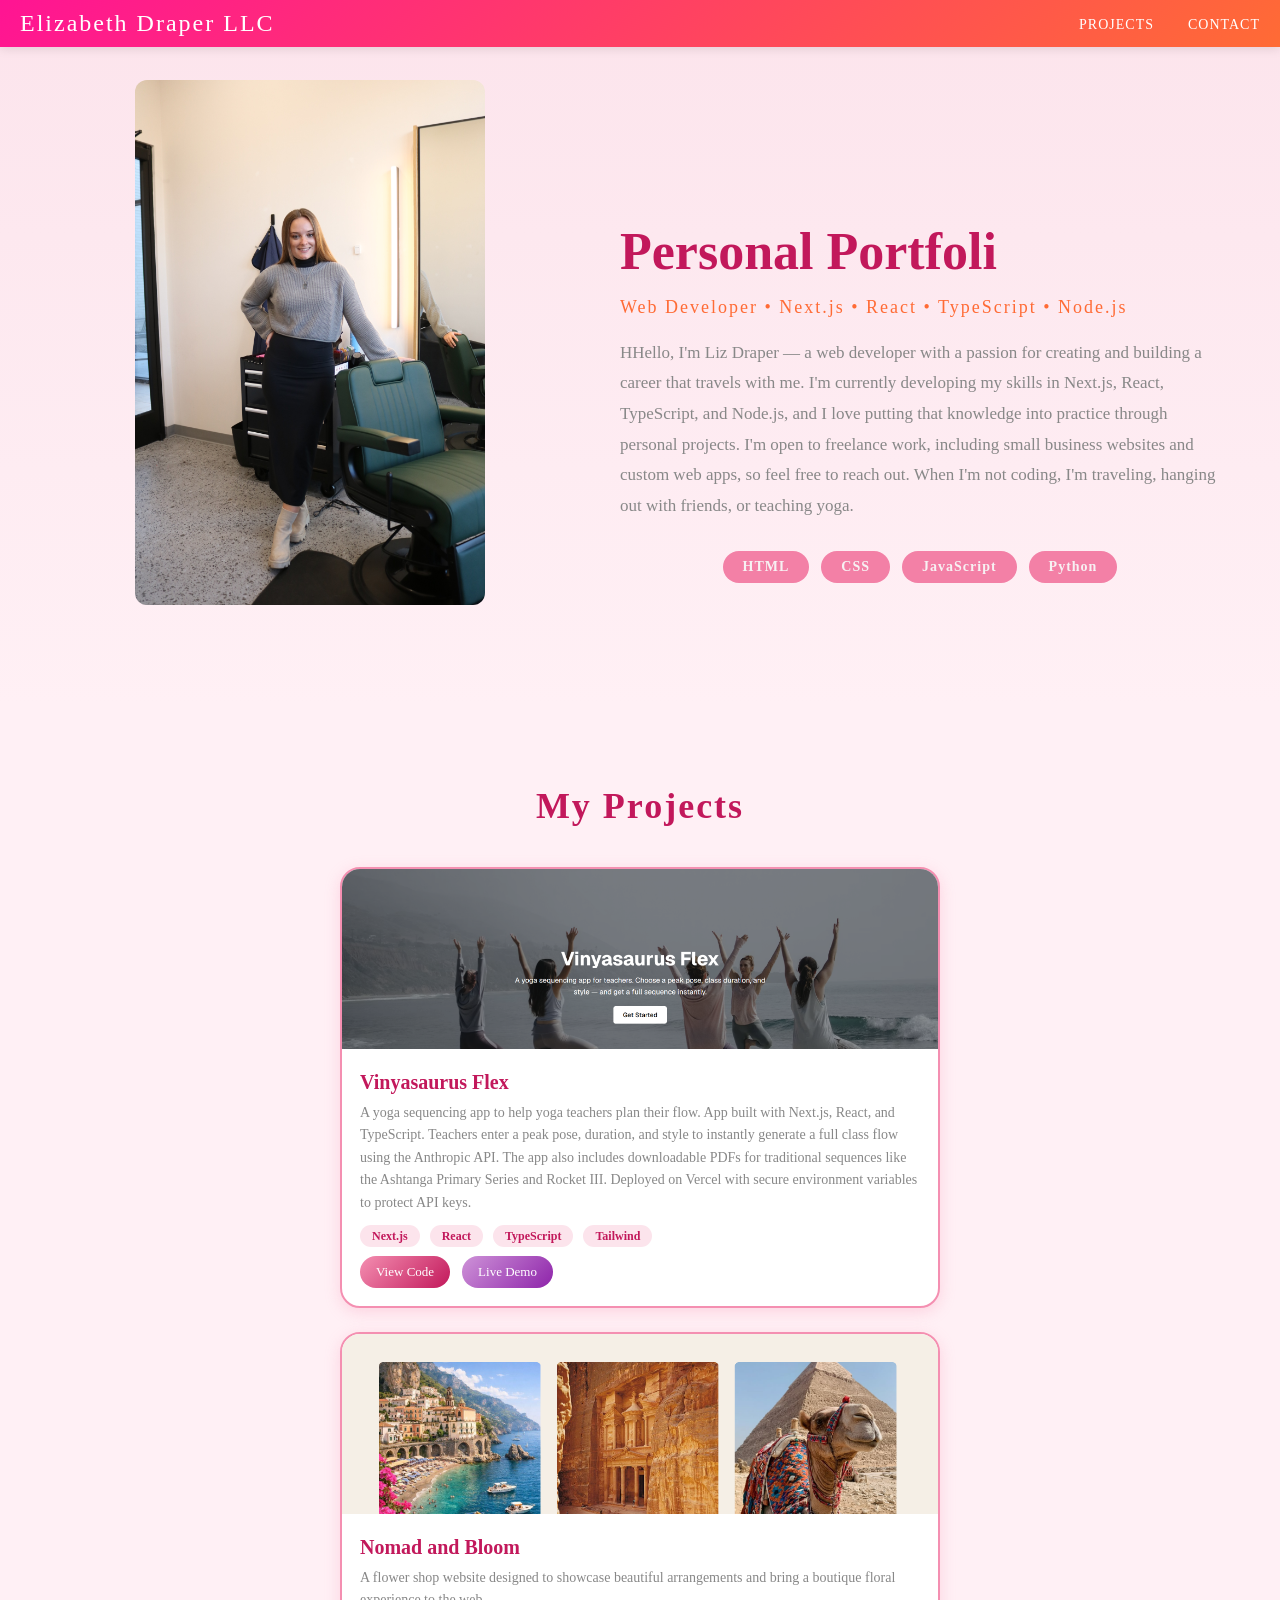
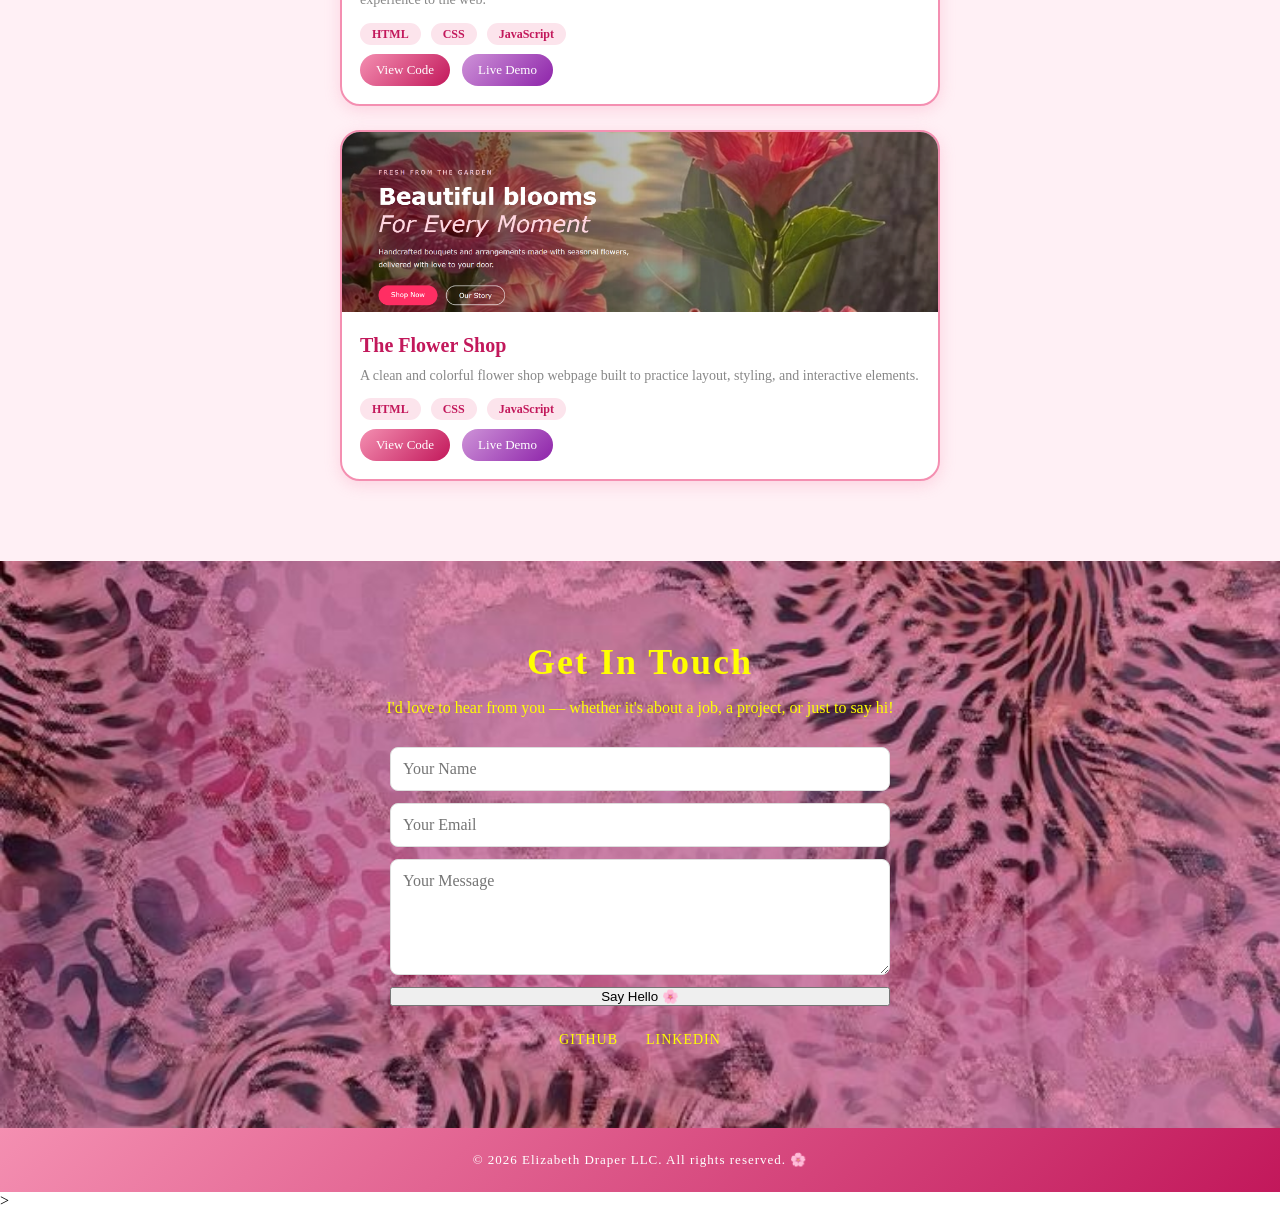
<file: index.html>
<!DOCTYPE html>
<html lang="en">
<head>
  <meta charset="UTF-8">
  <meta name="viewport" content="width=device-width, initial-scale=1.0">
  <title>Elizabeth Draper LLC | Portfolio</title>
  <link rel="stylesheet" href="style.css">
  <link href="https://fonts.googleapis.com/css2?family=Cormorant+Garamond:ital,wght@0,400;0,600;1,400&family=Lato:wght@300;400;700&display=swap" rel="stylesheet">
</head>
<body>

  <!-- Header -->
  <header>
    <div class="logo">Elizabeth Draper LLC</div>
    <nav>
      <a href="#projects">Projects</a>
      <a href="#contact">Contact</a>
    </nav>
    
  </header>

<section id="hero">
  <div class="hero-content">
    
    <img src="images/IMG_3966.JPG" alt="Liz Draper" class="headshot">

    <div class="hero-text">
      <h1>Personal Portfolio 🌸</h1>
      <h2 class="tagline"> Web Developer • Next.js • React • TypeScript • Node.js </h2>

      <p>
        HHello, I'm Liz Draper — a web developer with a passion for creating and building a career that travels with me. 
        I'm currently developing my skills in Next.js, React, TypeScript, and Node.js, and I love putting that knowledge 
        into practice through personal projects. I'm open to freelance work, including small business websites and custom web apps, so feel free to reach out. When I'm not coding, 
        I'm traveling, hanging out with friends, or teaching yoga.
      </p>

      <div class="skills-list">
        <span>HTML</span>
        <span>CSS</span>
        <span>JavaScript</span>
        <span>Python</span>
      </div>

    </div>

  </div>
</section>

  

  <!-- Projects -->
  <section id="projects" class="fade-in">
    <h2>My Projects</h2>
    <div class="projects-grid">

      <div class="project-card">
        <img src="images/vinny.png" alt="Vinyasaurus Flex">
        <div class="project-info">
          <h3>Vinyasaurus Flex</h3>
          <p>A yoga sequencing app to help yoga teachers plan their flow. 
            App built with Next.js, React, and TypeScript. Teachers enter a peak pose, duration, 
            and style to instantly generate a full class flow using the Anthropic API. The app 
            also includes downloadable PDFs for traditional sequences like the Ashtanga Primary 
            Series and Rocket III. Deployed on Vercel with secure environment variables to protect
             API keys.</p>
          <div class="project-tags">
            <span>Next.js</span>
            <span>React</span>
            <span>TypeScript</span>
            <span>Tailwind</span>
          </div>
          <div class="project-links">
            <a href="https://github.com/ead49181/vinyasasorusflex" target="_blank">View Code</a>
            <a href="https://vinyasasorusflex.vercel.app" target="_blank">Live Demo</a>
          </div>
        </div>
      </div>


      <div class="project-card">
        <img src="images/nmb.png" alt="Nomad and Bloom">
        <div class="project-info">
          <h3>Nomad and Bloom</h3>
          <p>A flower shop website designed to showcase beautiful arrangements and bring a boutique floral experience to the web.</p>
          <div class="project-tags">
            <span>HTML</span>
            <span>CSS</span>
            <span>JavaScript</span>
          </div>
          <div class="project-links">
            <a href="https://ead49181.github.io/nomad-and-bloom/" target="_blank">View Code</a>
            <a href="https://ead49181.github.io/nomad-and-bloom/" target="_blank">Live Demo</a>
          </div>
        </div>
      </div>

      <div class="project-card">
        <img src="images/flowa.png" alt="The Flower Shop">
        <div class="project-info">
          <h3>The Flower Shop</h3>
          <p>A clean and colorful flower shop webpage built to practice layout, styling, and interactive elements.</p>
          <div class="project-tags">
            <span>HTML</span>
            <span>CSS</span>
            <span>JavaScript</span>


          </div>
          <div class="project-links">
            <a href="https://ead49181.github.io/flowershop/" target="_blank">View Code</a>
            <a href="https://ead49181.github.io/flowershop/" target="_blank">Live Demo</a>
          </div>
        </div>
      </div>
  </section>

  <!-- Contact -->
  <section id="contact" class="fade-in">
    <h2>Get In Touch</h2>
    <p>I'd love to hear from you — whether it's about a job, a project, or just to say hi!</p>
    
    <form action="https://formspree.io/f/mqeodppz" method="POST" class="contact-form">
      <input type="text" name="name" placeholder="Your Name" required>
      <input type="email" name="email" placeholder="Your Email" required>
      <textarea name="message" placeholder="Your Message" rows="5" required></textarea>
      <button type="submit" class="email-btn">Say Hello 🌸</button>
    </form>

    <div class="social-links">
      <a href="https://github.com/ead49181" target="_blank">GitHub</a>
      <a href="https://www.linkedin.com/in/elizabeth-draper-a986241b7/" target="_blank">LinkedIn</a>
    </div>
</section>

  <!-- Footer -->
  <footer>
    <p>© 2026 Elizabeth Draper LLC. All rights reserved. 🌸</p>
  </footer>

  <script src="script.js"></script>
</body>
</html>>
</file>
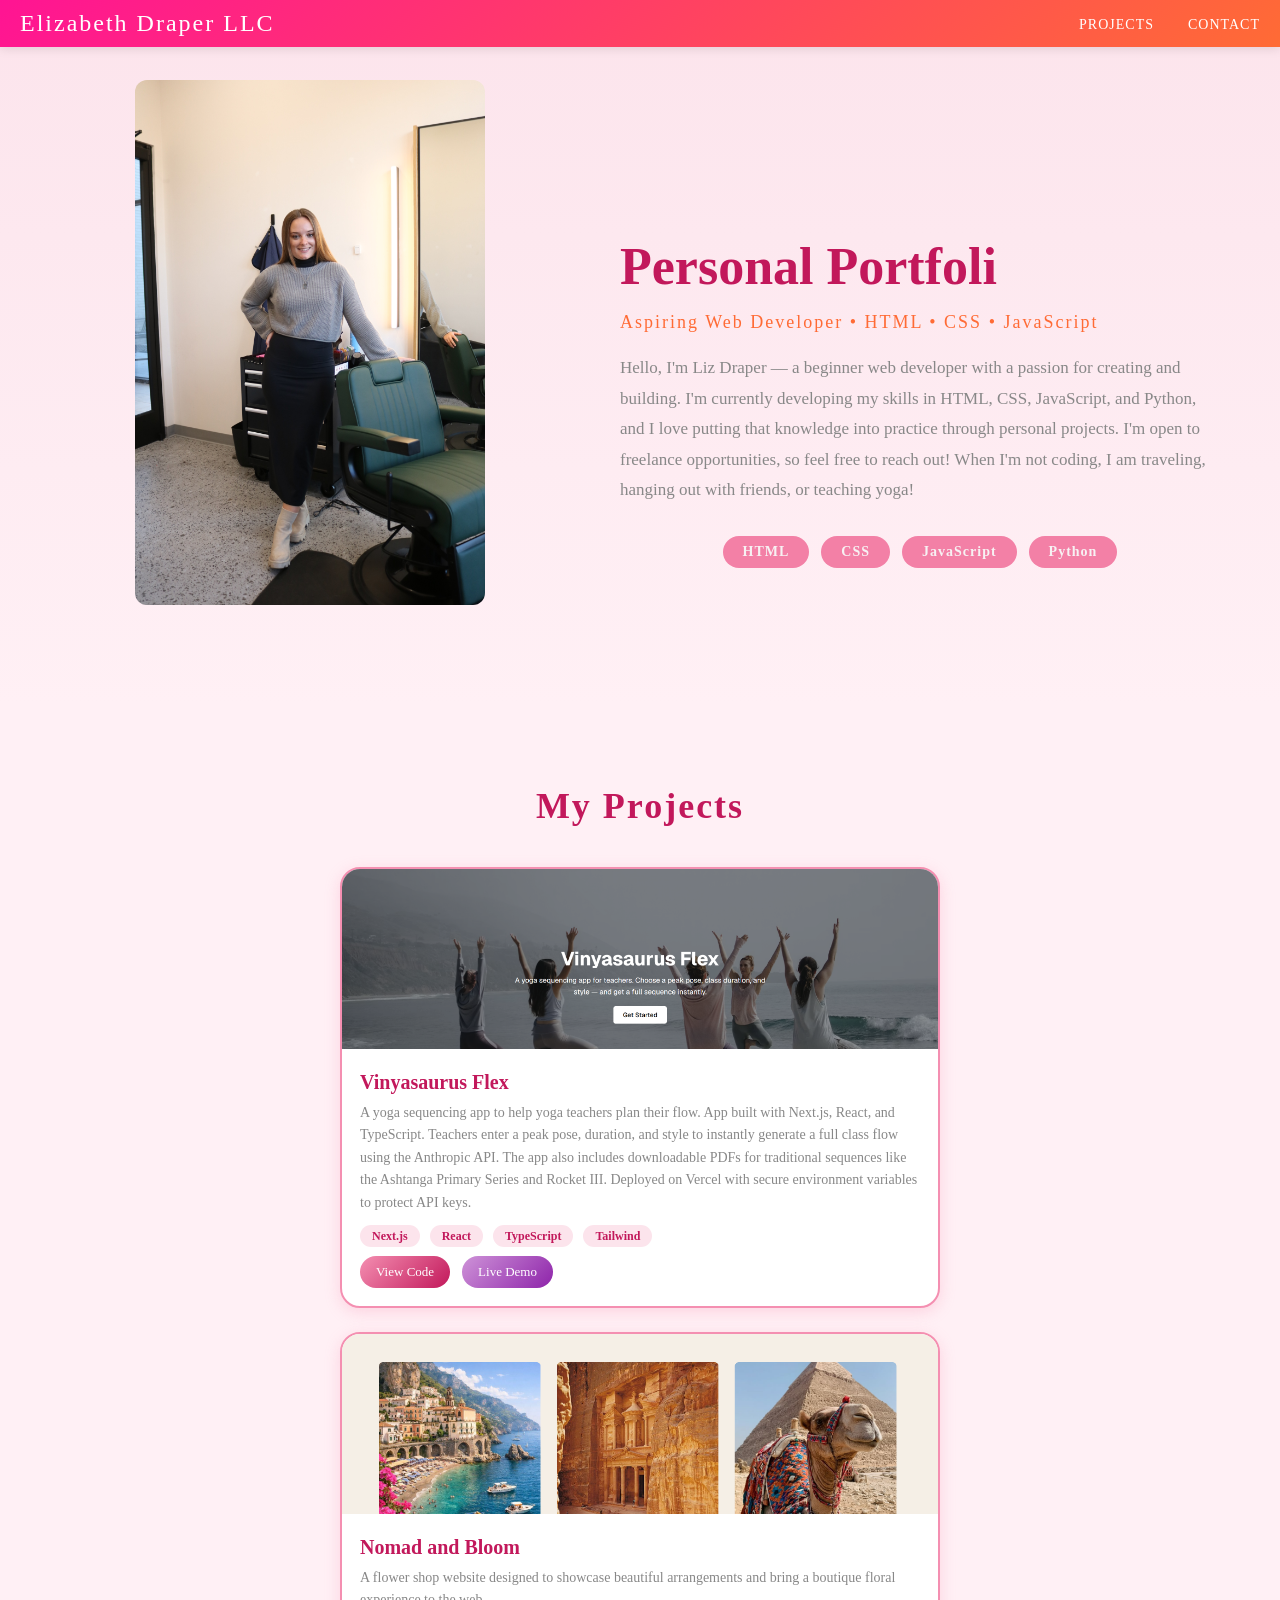
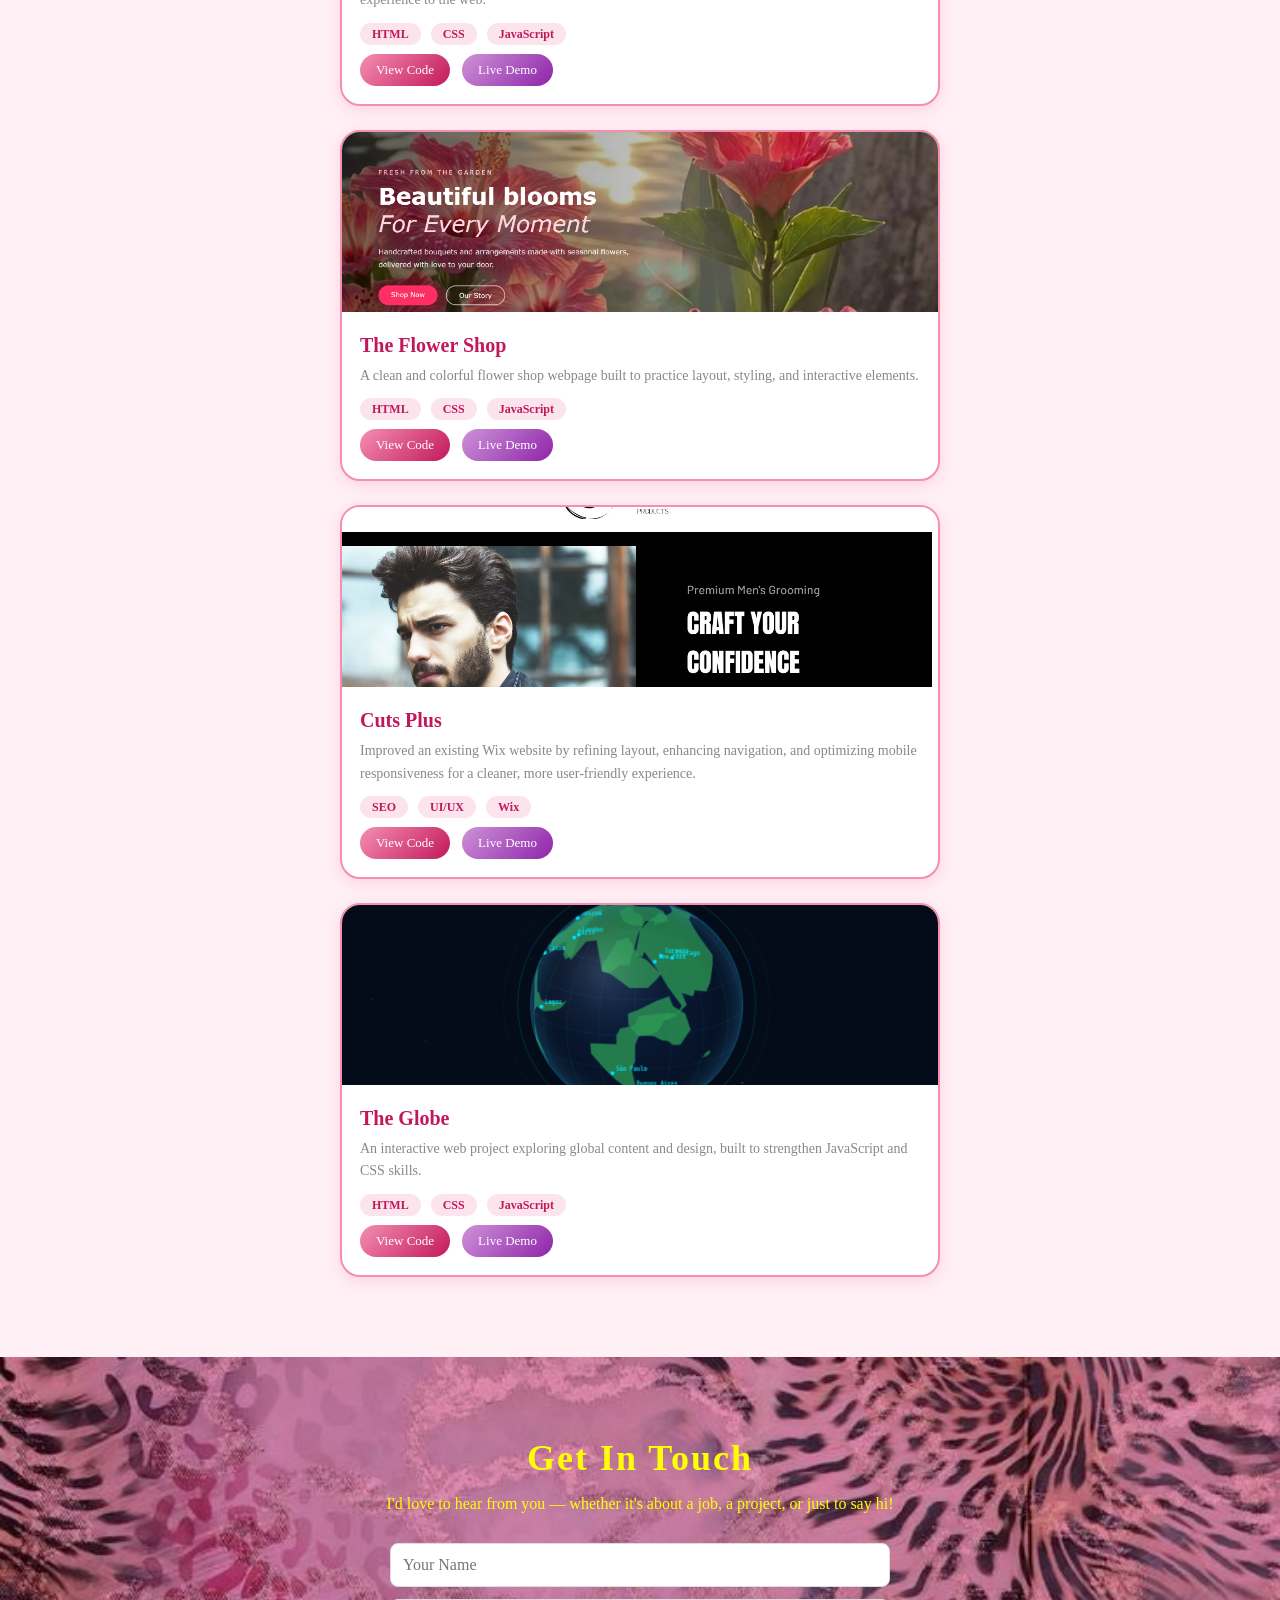
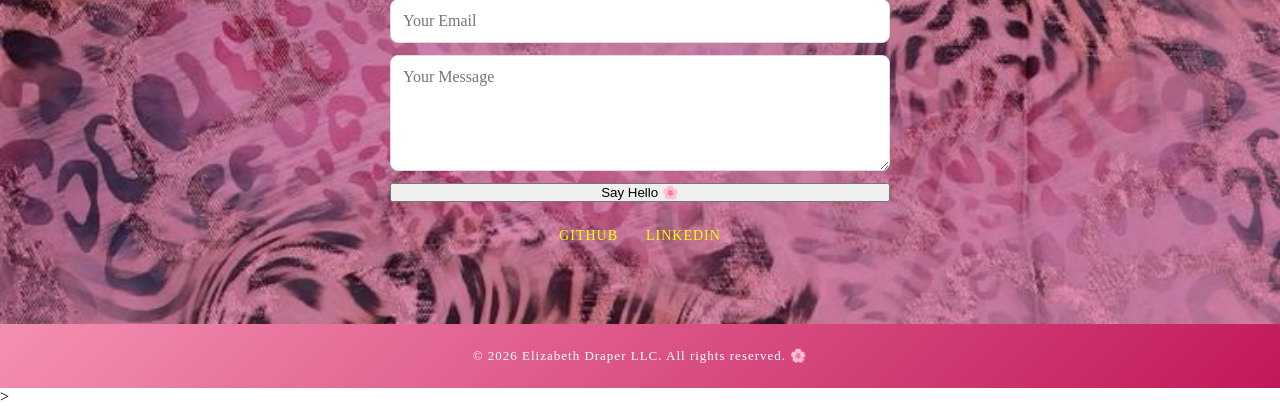
<file: professional website/index.html>
<!DOCTYPE html>
<html lang="en">
<head>
  <meta charset="UTF-8">
  <meta name="viewport" content="width=device-width, initial-scale=1.0">
  <title>Elizabeth Draper LLC | Portfolio</title>
  <link rel="stylesheet" href="style.css">
  <link href="https://fonts.googleapis.com/css2?family=Cormorant+Garamond:ital,wght@0,400;0,600;1,400&family=Lato:wght@300;400;700&display=swap" rel="stylesheet">
</head>
<body>

  <!-- Header -->
  <header>
    <div class="logo">Elizabeth Draper LLC</div>
    <nav>
      <a href="#projects">Projects</a>
      <a href="#contact">Contact</a>
    </nav>
    
  </header>

<section id="hero">
  <div class="hero-content">
    
    <img src="images/IMG_3966.JPG" alt="Liz Draper" class="headshot">

    <div class="hero-text">
      <h1>Personal Portfolio 🌸</h1>
      <h2 class="tagline">Aspiring Web Developer • HTML • CSS • JavaScript</h2>

      <p>
        Hello, I'm Liz Draper — a beginner web developer with a passion for creating and building. 
        I'm currently developing my skills in HTML, CSS, JavaScript, and Python, and I love putting that knowledge 
        into practice through personal projects. I'm open to freelance opportunities, so feel free to reach out! When I'm not coding, I am traveling, hanging out with friends, or teaching yoga!
      </p>

      <div class="skills-list">
        <span>HTML</span>
        <span>CSS</span>
        <span>JavaScript</span>
        <span>Python</span>
      </div>

    </div>

  </div>
</section>

  

  <!-- Projects -->
  <section id="projects" class="fade-in">
    <h2>My Projects</h2>
    <div class="projects-grid">

      <div class="project-card">
        <img src="images/vinny.png" alt="Vinyasaurus Flex">
        <div class="project-info">
          <h3>Vinyasaurus Flex</h3>
          <p>A yoga sequencing app to help yoga teachers plan their flow. 
            App built with Next.js, React, and TypeScript. Teachers enter a peak pose, duration, 
            and style to instantly generate a full class flow using the Anthropic API. The app 
            also includes downloadable PDFs for traditional sequences like the Ashtanga Primary 
            Series and Rocket III. Deployed on Vercel with secure environment variables to protect
             API keys.</p>
          <div class="project-tags">
            <span>Next.js</span>
            <span>React</span>
            <span>TypeScript</span>
            <span>Tailwind</span>
          </div>
          <div class="project-links">
            <a href="https://github.com/ead49181/vinyasasorusflex" target="_blank">View Code</a>
            <a href="https://vinyasasorusflex.vercel.app" target="_blank">Live Demo</a>
          </div>
        </div>
      </div>


      <div class="project-card">
        <img src="images/nmb.png" alt="Nomad and Bloom">
        <div class="project-info">
          <h3>Nomad and Bloom</h3>
          <p>A flower shop website designed to showcase beautiful arrangements and bring a boutique floral experience to the web.</p>
          <div class="project-tags">
            <span>HTML</span>
            <span>CSS</span>
            <span>JavaScript</span>
          </div>
          <div class="project-links">
            <a href="https://ead49181.github.io/nomad-and-bloom/" target="_blank">View Code</a>
            <a href="https://ead49181.github.io/nomad-and-bloom/" target="_blank">Live Demo</a>
          </div>
        </div>
      </div>

      <div class="project-card">
        <img src="images/flowa.png" alt="The Flower Shop">
        <div class="project-info">
          <h3>The Flower Shop</h3>
          <p>A clean and colorful flower shop webpage built to practice layout, styling, and interactive elements.</p>
          <div class="project-tags">
            <span>HTML</span>
            <span>CSS</span>
            <span>JavaScript</span>


          </div>
          <div class="project-links">
            <a href="https://ead49181.github.io/flowershop/" target="_blank">View Code</a>
            <a href="https://ead49181.github.io/flowershop/" target="_blank">Live Demo</a>
          </div>
        </div>
      </div>

      <div class="project-card">
        <img src="images/cutsplus.png" alt="Cuts Plus">
        <div class="project-info">
          <h3>Cuts Plus</h3>
          <p>Improved an existing Wix website by refining layout, enhancing navigation, and optimizing mobile responsiveness for a cleaner, more user-friendly experience.
            </p>
          <div class="project-tags">
            <span>SEO</span>
            <span>UI/UX</span>
            <span>Wix</span>
          </div>
          <div class="project-links">
            <a href="https://www.cutsplusproducts.com/" target="_blank">View Code</a>
            <a href="https://www.cutsplusproducts.com/" target="_blank">Live Demo</a>
          </div>
        </div>
      </div>

      <div class="project-card">
        <img src="images/earf.png" alt="The Globe">
        <div class="project-info">
          <h3>The Globe</h3>
          <p>An interactive web project exploring global content and design, built to strengthen JavaScript and CSS skills.</p>
          <div class="project-tags">
            <span>HTML</span>
            <span>CSS</span>
            <span>JavaScript</span>
          </div>
          <div class="project-links">
            <a href="https://ead49181.github.io/globe/" target="_blank">View Code</a>
            <a href="https://ead49181.github.io/globe/" target="_blank">Live Demo</a>
          </div>
        </div>
      </div>

    </div>
  </section>

  <!-- Contact -->
  <section id="contact" class="fade-in">
    <h2>Get In Touch</h2>
    <p>I'd love to hear from you — whether it's about a job, a project, or just to say hi!</p>
    
    <form action="https://formspree.io/f/mqeodppz" method="POST" class="contact-form">
      <input type="text" name="name" placeholder="Your Name" required>
      <input type="email" name="email" placeholder="Your Email" required>
      <textarea name="message" placeholder="Your Message" rows="5" required></textarea>
      <button type="submit" class="email-btn">Say Hello 🌸</button>
    </form>

    <div class="social-links">
      <a href="https://github.com/ead49181" target="_blank">GitHub</a>
      <a href="https://www.linkedin.com/in/elizabeth-draper-a986241b7/" target="_blank">LinkedIn</a>
    </div>
</section>

  <!-- Footer -->
  <footer>
    <p>© 2026 Elizabeth Draper LLC. All rights reserved. 🌸</p>
  </footer>

  <script src="script.js"></script>
</body>
</html>>
</file>
<file: style.css>
/* ── Reset ── */
* {
  margin: 0;
  padding: 0;
  box-sizing: border-box;
}
body {
  background-image: url("images/pinkleopard.jpg");
  background-size: cover;
  background-attachment: fixed;
  background-position: center;
}
.headshot {
  width: 100%;
  max-width: 500px;
  height: auto;
  object-fit: contain;
  border-radius: 10px;
  margin-bottom: 20px;
  display: block;
  margin-left: auto;
  margin-right: auto;
} /* ── Header / Nav ── */
header {
  background: linear-gradient(135deg, #ff1493, #ff6b35);
  padding: 10px 20px;
  display: flex;
  justify-content: space-between;
  align-items: center;
  position: fixed;
  top: 0;
  left: 0;
  width: 100%;
  z-index: 9999;
  box-shadow: 0 2px 10px rgba(0, 0, 0, 0.1);
}
header .logo {
  font-family: "Playfair Display", serif;
  font-size: 24px;
  color: #fff;
  letter-spacing: 2px;
}
nav a {
  color: #fff;
  text-decoration: none;
  margin-left: 30px;
  font-size: 14px;
  letter-spacing: 1px;
  text-transform: uppercase;
  transition: opacity 0.2s;
}
nav a:hover {
  opacity: 0.75;
} /* ── Hero ── */
#hero {
  text-align: center;
  padding: 20px 20px;
  background: linear-gradient(180deg, #fce4ec, #fff0f5);
}
#hero h1 {
  font-family: "Playfair Display", serif;
  font-size: 52px;
  color: #c2185b;
  margin-bottom: 16px;
  margin-top: 100px;
}
#hero h1 span {
  font-style: italic;
  color: #f48fb1;
}
#hero p {
  font-size: 17px;
  color: #888;
  max-width: 600px;
  margin: 0 auto 30px;
  line-height: 1.8;
}
#hero .cta-btn {
  display: inline-block;
  background: linear-gradient(135deg, #f48fb1, #c2185b);
  color: #fff;
  padding: 14px 36px;
  border-radius: 30px;
  text-decoration: none;
  font-size: 15px;
  letter-spacing: 1px;
  transition:
    opacity 0.2s ease,
    transform 0.2s ease;
}
#hero .cta-btn:hover {
  opacity: 0.85;
  transform: translateY(-2px);
} /* ── About ── */
#about {
  padding: 80px 20px;
  text-align: center;
  background: #fff0f5;
}
#about h2 {
  font-family: "Playfair Display", serif;
  font-size: 36px;
  color: #c2185b;
  margin-bottom: 20px;
  letter-spacing: 2px;
}
#about p {
  font-size: 16px;
  color: #888;
  max-width: 650px;
  margin: 0 auto 16px;
  line-height: 1.9;
} /* ── Skills ── */
.skills-list {
  display: flex;
  justify-content: center;
  flex-wrap: wrap;
  gap: 12px;
  margin-top: 30px;
  width: 100%;
}
.skills-list span {
  background: #f380a6;
  color: #f7f1f3;
  border-radius: 20px;
  padding: 8px 20px;
  font-size: 14px;
  font-weight: bold;
  letter-spacing: 1px;
} /* ── Projects ── */
#projects {
  padding: 80px 20px;
  background-color: #fff0f5;
}
#projects h2 {
  font-family: "Playfair Display", serif;
  font-size: 36px;
  text-align: center;
  color: #c2185b;
  margin-bottom: 40px;
  letter-spacing: 2px;
}
.projects-grid {
  display: grid;
  grid-template-columns: 1fr;
  gap: 24px;
  max-width: 600px;
  margin: 0 auto;
}
.project-card {
  background: #fff;
  border: 2px solid #f48fb1;
  border-radius: 20px;
  overflow: hidden;
  box-shadow: 0 4px 15px rgba(244, 143, 177, 0.3);
  transition:
    transform 0.3s ease,
    box-shadow 0.3s ease;
}
.project-card:hover {
  transform: translateY(-6px);
  box-shadow: 0 8px 25px rgba(244, 143, 177, 0.5);
}
.project-card img {
  width: 100%;
  height: 180px;
  object-fit: cover;
}
.project-info {
  padding: 18px;
}
.project-info h3 {
  font-family: "Playfair Display", serif;
  font-size: 20px;
  color: #c2185b;
  margin-bottom: 8px;
}
.project-info p {
  font-size: 14px;
  color: #888;
  margin-bottom: 12px;
  line-height: 1.6;
}
.project-tags span {
  background: #fce4ec;
  color: #c2185b;
  border-radius: 20px;
  padding: 4px 12px;
  font-size: 12px;
  margin-right: 6px;
  font-weight: bold;
}
.project-links a {
  display: inline-block;
  margin-top: 12px;
  color: #fff;
  background: linear-gradient(135deg, #f48fb1, #c2185b);
  padding: 8px 16px;
  border-radius: 20px;
  font-size: 13px;
  text-decoration: none;
  transition: opacity 0.2s ease;
}
.project-links a:hover {
  opacity: 0.85;
}
.project-links a:last-child {
  margin-left: 8px;
  background: linear-gradient(135deg, #ce93d8, #8e24aa);
} /* ── Contact ── */
#contact {
  padding: 80px 20px;
  text-align: center;
  background-image: url("images/pinkleopard.jpg");
  background-size: cover;
  background-position: center;
}
#contact h2 {
  font-family: "Playfair Display", serif;
  font-size: 36px;
  color: #ffff00;
  margin-bottom: 16px;
  letter-spacing: 2px;
}
#contact p {
  font-size: 16px;
  color: #ffff00;
  margin-bottom: 30px;
}
#contact a.email-btn {
  display: inline-block;
  background: linear-gradient(135deg, #f48fb1, #c2185b);
  color: #fff;
  padding: 14px 36px;
  border-radius: 30px;
  text-decoration: none;
  font-size: 15px;
  letter-spacing: 1px;
  transition:
    opacity 0.2s ease,
    transform 0.2s ease;
}
#contact a.email-btn:hover {
  opacity: 0.85;
  transform: translateY(-2px);
}
.social-links {
  margin-top: 24px;
}
.social-links a {
  color: #ffff00;
  text-decoration: none;
  margin: 0 12px;
  font-size: 14px;
  letter-spacing: 1px;
  text-transform: uppercase;
  transition: opacity 0.2s;
}
.social-links a:hover {
  opacity: 0.7;
} /* ── Footer ── */
footer {
  background: linear-gradient(135deg, #f48fb1, #c2185b);
  text-align: center;
  padding: 24px;
  color: #fff;
  font-size: 13px;
  letter-spacing: 1px;
}
.tagline {
  font-size: 18px;
  color: #ff6b35;
  font-weight: 300;
  margin-bottom: 20px;
  letter-spacing: 2px;
}
.hero-content {
  display: flex;
  align-items: center;
  justify-content: center;
  gap: 60px;
  max-width: 1200px;
  margin: 0 auto;
  padding: 60px 20px;
}
.hero-text {
  flex: 1;
  text-align: left;
}
.headshot {
  width: 350px;
  height: auto;
  border-radius: 12px; /* optional slightly rounded corners */
}
@media (max-width: 768px) {
  .hero-content {
    flex-direction: column;
    text-align: center;
  }
  .hero-text {
    text-align: center;
  }
}
.hero-text {
  max-width: 600px;
}
.hero-text h1,
.hero-text h2,
.hero-text p {
  text-align: left;
}
.contact-form {
  display: flex;
  flex-direction: column;
  gap: 12px;
  max-width: 500px;
  margin: 20px auto;
}

.contact-form input,
.contact-form textarea {
  padding: 12px;
  border: 1px solid #ddd;
  border-radius: 8px;
  font-family: inherit;
  font-size: 1rem;
}

.contact-form textarea {
  resize: vertical;
}
</file>
<file: professional website/style.css>
/* ── Reset ── */
* {
  margin: 0;
  padding: 0;
  box-sizing: border-box;
}
body {
  background-image: url("images/pinkleopard.jpg");
  background-size: cover;
  background-attachment: fixed;
  background-position: center;
}
.headshot {
  width: 100%;
  max-width: 500px;
  height: auto;
  object-fit: contain;
  border-radius: 10px;
  margin-bottom: 20px;
  display: block;
  margin-left: auto;
  margin-right: auto;
} /* ── Header / Nav ── */
header {
  background: linear-gradient(135deg, #ff1493, #ff6b35);
  padding: 10px 20px;
  display: flex;
  justify-content: space-between;
  align-items: center;
  position: fixed;
  top: 0;
  left: 0;
  width: 100%;
  z-index: 9999;
  box-shadow: 0 2px 10px rgba(0, 0, 0, 0.1);
}
header .logo {
  font-family: "Playfair Display", serif;
  font-size: 24px;
  color: #fff;
  letter-spacing: 2px;
}
nav a {
  color: #fff;
  text-decoration: none;
  margin-left: 30px;
  font-size: 14px;
  letter-spacing: 1px;
  text-transform: uppercase;
  transition: opacity 0.2s;
}
nav a:hover {
  opacity: 0.75;
} /* ── Hero ── */
#hero {
  text-align: center;
  padding: 20px 20px;
  background: linear-gradient(180deg, #fce4ec, #fff0f5);
}
#hero h1 {
  font-family: "Playfair Display", serif;
  font-size: 52px;
  color: #c2185b;
  margin-bottom: 16px;
  margin-top: 100px;
}
#hero h1 span {
  font-style: italic;
  color: #f48fb1;
}
#hero p {
  font-size: 17px;
  color: #888;
  max-width: 600px;
  margin: 0 auto 30px;
  line-height: 1.8;
}
#hero .cta-btn {
  display: inline-block;
  background: linear-gradient(135deg, #f48fb1, #c2185b);
  color: #fff;
  padding: 14px 36px;
  border-radius: 30px;
  text-decoration: none;
  font-size: 15px;
  letter-spacing: 1px;
  transition:
    opacity 0.2s ease,
    transform 0.2s ease;
}
#hero .cta-btn:hover {
  opacity: 0.85;
  transform: translateY(-2px);
} /* ── About ── */
#about {
  padding: 80px 20px;
  text-align: center;
  background: #fff0f5;
}
#about h2 {
  font-family: "Playfair Display", serif;
  font-size: 36px;
  color: #c2185b;
  margin-bottom: 20px;
  letter-spacing: 2px;
}
#about p {
  font-size: 16px;
  color: #888;
  max-width: 650px;
  margin: 0 auto 16px;
  line-height: 1.9;
} /* ── Skills ── */
.skills-list {
  display: flex;
  justify-content: center;
  flex-wrap: wrap;
  gap: 12px;
  margin-top: 30px;
  width: 100%;
}
.skills-list span {
  background: #f380a6;
  color: #f7f1f3;
  border-radius: 20px;
  padding: 8px 20px;
  font-size: 14px;
  font-weight: bold;
  letter-spacing: 1px;
} /* ── Projects ── */
#projects {
  padding: 80px 20px;
  background-color: #fff0f5;
}
#projects h2 {
  font-family: "Playfair Display", serif;
  font-size: 36px;
  text-align: center;
  color: #c2185b;
  margin-bottom: 40px;
  letter-spacing: 2px;
}
.projects-grid {
  display: grid;
  grid-template-columns: 1fr;
  gap: 24px;
  max-width: 600px;
  margin: 0 auto;
}
.project-card {
  background: #fff;
  border: 2px solid #f48fb1;
  border-radius: 20px;
  overflow: hidden;
  box-shadow: 0 4px 15px rgba(244, 143, 177, 0.3);
  transition:
    transform 0.3s ease,
    box-shadow 0.3s ease;
}
.project-card:hover {
  transform: translateY(-6px);
  box-shadow: 0 8px 25px rgba(244, 143, 177, 0.5);
}
.project-card img {
  width: 100%;
  height: 180px;
  object-fit: cover;
}
.project-info {
  padding: 18px;
}
.project-info h3 {
  font-family: "Playfair Display", serif;
  font-size: 20px;
  color: #c2185b;
  margin-bottom: 8px;
}
.project-info p {
  font-size: 14px;
  color: #888;
  margin-bottom: 12px;
  line-height: 1.6;
}
.project-tags span {
  background: #fce4ec;
  color: #c2185b;
  border-radius: 20px;
  padding: 4px 12px;
  font-size: 12px;
  margin-right: 6px;
  font-weight: bold;
}
.project-links a {
  display: inline-block;
  margin-top: 12px;
  color: #fff;
  background: linear-gradient(135deg, #f48fb1, #c2185b);
  padding: 8px 16px;
  border-radius: 20px;
  font-size: 13px;
  text-decoration: none;
  transition: opacity 0.2s ease;
}
.project-links a:hover {
  opacity: 0.85;
}
.project-links a:last-child {
  margin-left: 8px;
  background: linear-gradient(135deg, #ce93d8, #8e24aa);
} /* ── Contact ── */
#contact {
  padding: 80px 20px;
  text-align: center;
  background-image: url("images/pinkleopard.jpg");
  background-size: cover;
  background-position: center;
}
#contact h2 {
  font-family: "Playfair Display", serif;
  font-size: 36px;
  color: #ffff00;
  margin-bottom: 16px;
  letter-spacing: 2px;
}
#contact p {
  font-size: 16px;
  color: #ffff00;
  margin-bottom: 30px;
}
#contact a.email-btn {
  display: inline-block;
  background: linear-gradient(135deg, #f48fb1, #c2185b);
  color: #fff;
  padding: 14px 36px;
  border-radius: 30px;
  text-decoration: none;
  font-size: 15px;
  letter-spacing: 1px;
  transition:
    opacity 0.2s ease,
    transform 0.2s ease;
}
#contact a.email-btn:hover {
  opacity: 0.85;
  transform: translateY(-2px);
}
.social-links {
  margin-top: 24px;
}
.social-links a {
  color: #ffff00;
  text-decoration: none;
  margin: 0 12px;
  font-size: 14px;
  letter-spacing: 1px;
  text-transform: uppercase;
  transition: opacity 0.2s;
}
.social-links a:hover {
  opacity: 0.7;
} /* ── Footer ── */
footer {
  background: linear-gradient(135deg, #f48fb1, #c2185b);
  text-align: center;
  padding: 24px;
  color: #fff;
  font-size: 13px;
  letter-spacing: 1px;
}
.tagline {
  font-size: 18px;
  color: #ff6b35;
  font-weight: 300;
  margin-bottom: 20px;
  letter-spacing: 2px;
}
.hero-content {
  display: flex;
  align-items: center;
  justify-content: center;
  gap: 60px;
  max-width: 1200px;
  margin: 0 auto;
  padding: 60px 20px;
}
.hero-text {
  flex: 1;
  text-align: left;
}
.headshot {
  width: 350px;
  height: auto;
  border-radius: 12px; /* optional slightly rounded corners */
}
@media (max-width: 768px) {
  .hero-content {
    flex-direction: column;
    text-align: center;
  }
  .hero-text {
    text-align: center;
  }
}
.hero-text {
  max-width: 600px;
}
.hero-text h1,
.hero-text h2,
.hero-text p {
  text-align: left;
}
.contact-form {
  display: flex;
  flex-direction: column;
  gap: 12px;
  max-width: 500px;
  margin: 20px auto;
}

.contact-form input,
.contact-form textarea {
  padding: 12px;
  border: 1px solid #ddd;
  border-radius: 8px;
  font-family: inherit;
  font-size: 1rem;
}

.contact-form textarea {
  resize: vertical;
}
</file>
